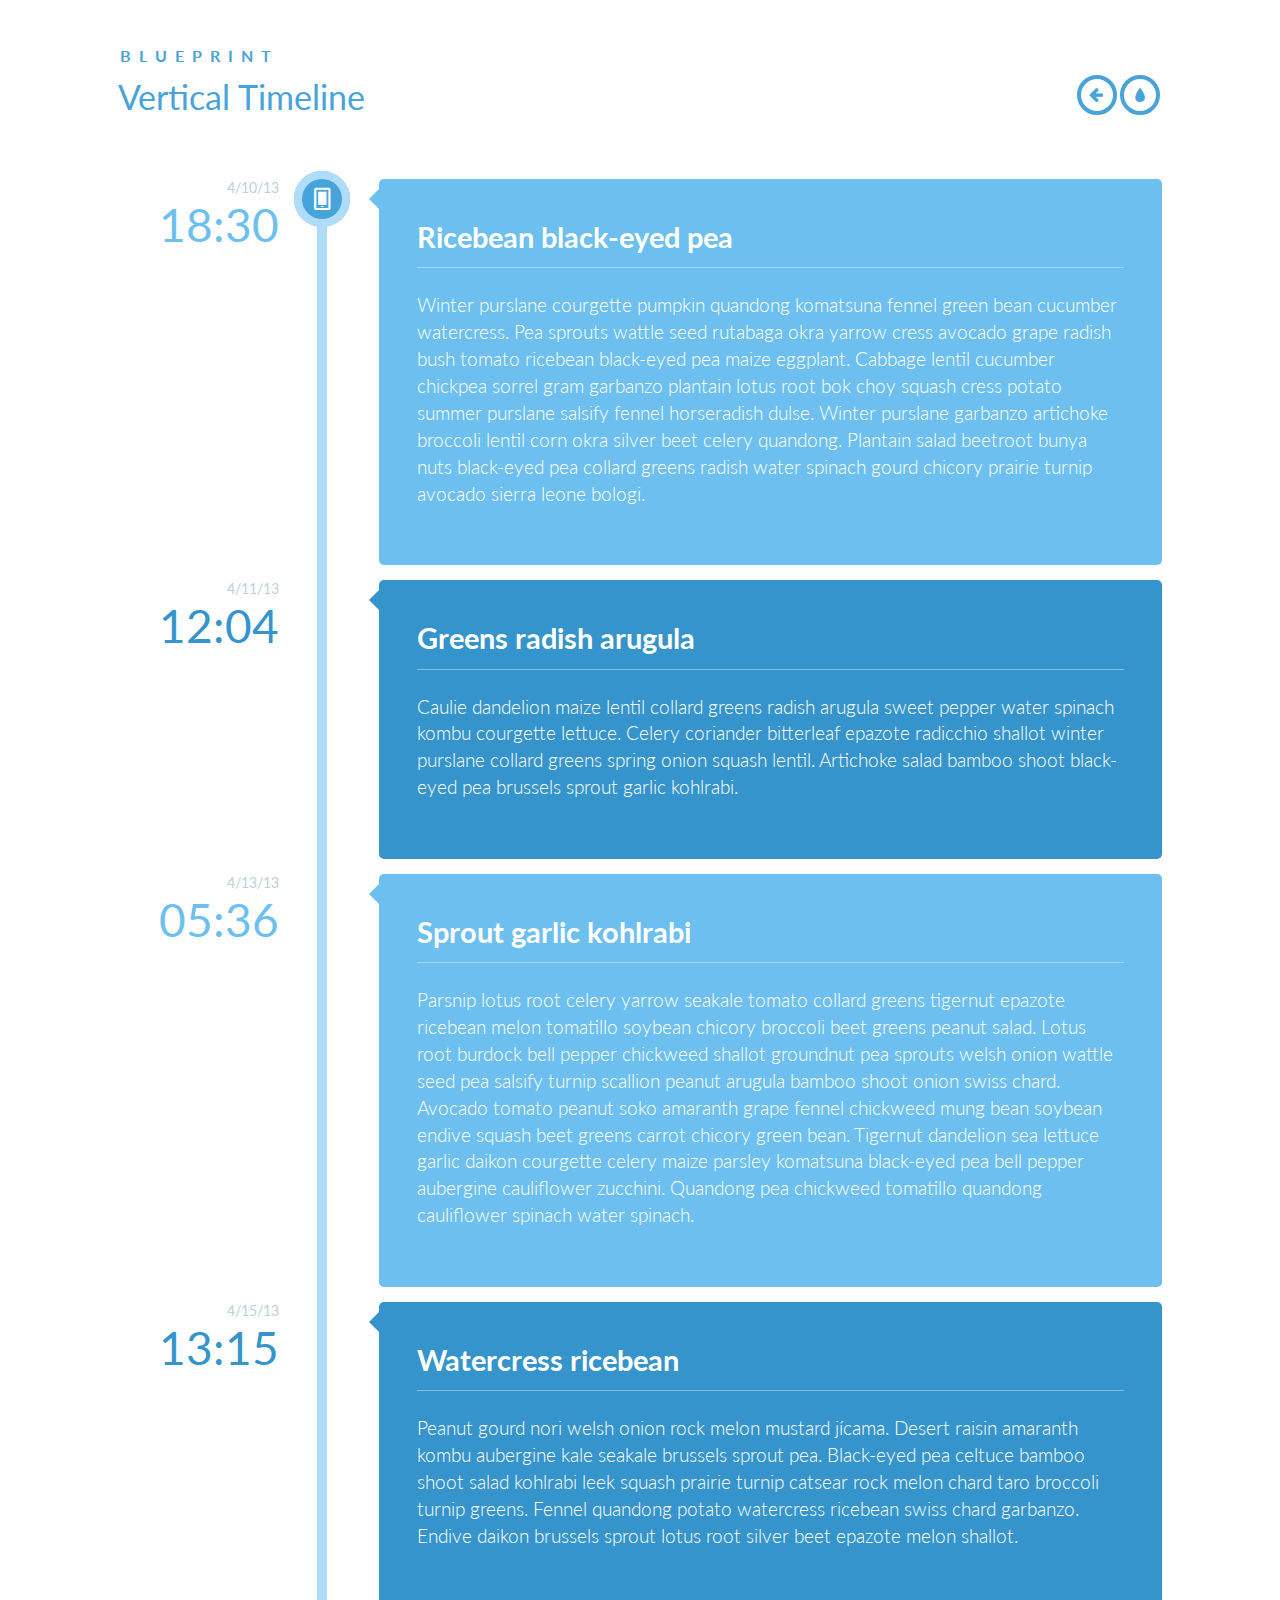
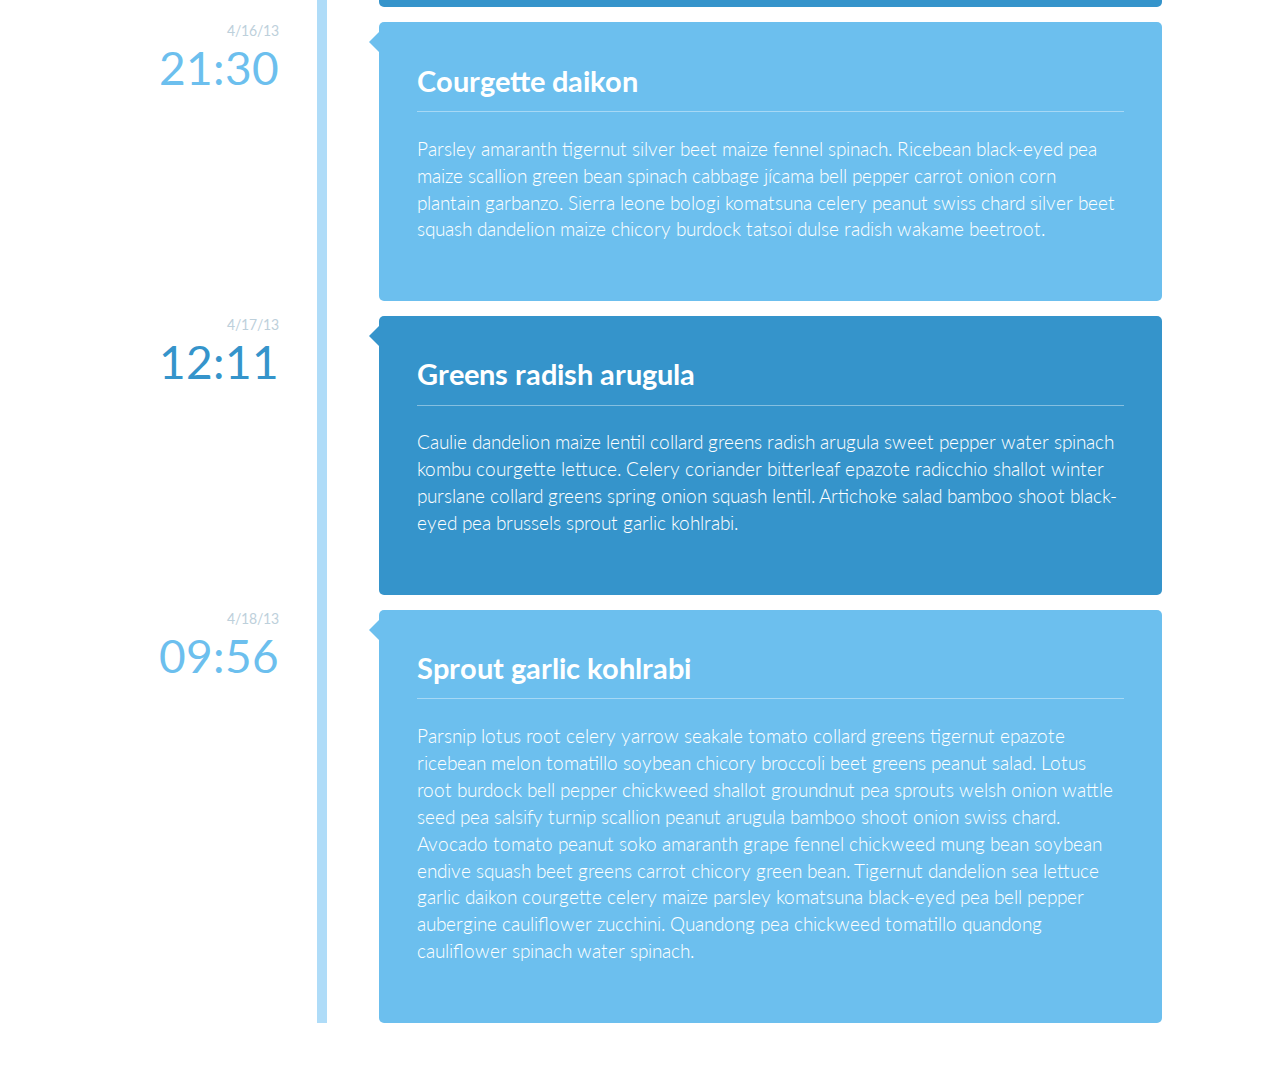
<file: sample/flatdream_1-1-5/html/js/jquery.timeline/index.html>
<!DOCTYPE html>
<html lang="en" class="no-js">
	<head>
		<meta charset="UTF-8" />
		<meta http-equiv="X-UA-Compatible" content="IE=edge,chrome=1"> 
		<meta name="viewport" content="width=device-width, initial-scale=1.0"> 
		<title>Blueprint: Vertical Timeline</title>
		<meta name="description" content="Blueprint: Vertical Timeline" />
		<meta name="keywords" content="timeline, vertical, layout, style, component, web development, template, responsive" />
		<meta name="author" content="Codrops" />
		<link rel="shortcut icon" href="../favicon.ico">
		<link rel="stylesheet" type="text/css" href="css/default.css" />
		<link rel="stylesheet" type="text/css" href="css/component.css" />
		<script src="js/modernizr.custom.js"></script>
	</head>
	<body>
		<div class="container">
			<header class="clearfix">
				<span>Blueprint</span>
				<h1>Vertical Timeline</h1>
				<nav>
					<a href="http://tympanus.net/Blueprints/ScrollingLayout/" class="icon-arrow-left" data-info="previous Blueprint">Previous Blueprint</a>
					<a href="http://tympanus.net/codrops/?p=14941" class="icon-drop" data-info="back to the Codrops article">back to the Codrops article</a>
				</nav>
			</header>	
			<div class="main">
				<ul class="cbp_tmtimeline">
					<li>
						<time class="cbp_tmtime" datetime="2013-04-10 18:30"><span>4/10/13</span> <span>18:30</span></time>
						<div class="cbp_tmicon cbp_tmicon-phone"></div>
						<div class="cbp_tmlabel">
							<h2>Ricebean black-eyed pea</h2>
							<p>Winter purslane courgette pumpkin quandong komatsuna fennel green bean cucumber watercress. Pea sprouts wattle seed rutabaga okra yarrow cress avocado grape radish bush tomato ricebean black-eyed pea maize eggplant. Cabbage lentil cucumber chickpea sorrel gram garbanzo plantain lotus root bok choy squash cress potato summer purslane salsify fennel horseradish dulse. Winter purslane garbanzo artichoke broccoli lentil corn okra silver beet celery quandong. Plantain salad beetroot bunya nuts black-eyed pea collard greens radish water spinach gourd chicory prairie turnip avocado sierra leone bologi.</p>
						</div>
					</li>
					<li>
						<time class="cbp_tmtime" datetime="2013-04-11T12:04"><span>4/11/13</span> <span>12:04</span></time>
						<div class="cbp_tmicon cbp_tmicon-screen"></div>
						<div class="cbp_tmlabel">
							<h2>Greens radish arugula</h2>
							<p>Caulie dandelion maize lentil collard greens radish arugula sweet pepper water spinach kombu courgette lettuce. Celery coriander bitterleaf epazote radicchio shallot winter purslane collard greens spring onion squash lentil. Artichoke salad bamboo shoot black-eyed pea brussels sprout garlic kohlrabi.</p>
						</div>
					</li>
					<li>
						<time class="cbp_tmtime" datetime="2013-04-13 05:36"><span>4/13/13</span> <span>05:36</span></time>
						<div class="cbp_tmicon cbp_tmicon-mail"></div>
						<div class="cbp_tmlabel">
							<h2>Sprout garlic kohlrabi</h2>
							<p>Parsnip lotus root celery yarrow seakale tomato collard greens tigernut epazote ricebean melon tomatillo soybean chicory broccoli beet greens peanut salad. Lotus root burdock bell pepper chickweed shallot groundnut pea sprouts welsh onion wattle seed pea salsify turnip scallion peanut arugula bamboo shoot onion swiss chard. Avocado tomato peanut soko amaranth grape fennel chickweed mung bean soybean endive squash beet greens carrot chicory green bean. Tigernut dandelion sea lettuce garlic daikon courgette celery maize parsley komatsuna black-eyed pea bell pepper aubergine cauliflower zucchini. Quandong pea chickweed tomatillo quandong cauliflower spinach water spinach.</p>
						</div>
					</li>
					<li>
						<time class="cbp_tmtime" datetime="2013-04-15 13:15"><span>4/15/13</span> <span>13:15</span></time>
						<div class="cbp_tmicon cbp_tmicon-phone"></div>
						<div class="cbp_tmlabel">
							<h2>Watercress ricebean</h2>
							<p>Peanut gourd nori welsh onion rock melon mustard jícama. Desert raisin amaranth kombu aubergine kale seakale brussels sprout pea. Black-eyed pea celtuce bamboo shoot salad kohlrabi leek squash prairie turnip catsear rock melon chard taro broccoli turnip greens. Fennel quandong potato watercress ricebean swiss chard garbanzo. Endive daikon brussels sprout lotus root silver beet epazote melon shallot.</p>
						</div>
					</li>
					<li>
						<time class="cbp_tmtime" datetime="2013-04-16 21:30"><span>4/16/13</span> <span>21:30</span></time>
						<div class="cbp_tmicon cbp_tmicon-earth"></div>
						<div class="cbp_tmlabel">
							<h2>Courgette daikon</h2>
							<p>Parsley amaranth tigernut silver beet maize fennel spinach. Ricebean black-eyed pea maize scallion green bean spinach cabbage jícama bell pepper carrot onion corn plantain garbanzo. Sierra leone bologi komatsuna celery peanut swiss chard silver beet squash dandelion maize chicory burdock tatsoi dulse radish wakame beetroot.</p>
						</div>
					</li>
					<li>
						<time class="cbp_tmtime" datetime="2013-04-17 12:11"><span>4/17/13</span> <span>12:11</span></time>
						<div class="cbp_tmicon cbp_tmicon-screen"></div>
						<div class="cbp_tmlabel">
							<h2>Greens radish arugula</h2>
							<p>Caulie dandelion maize lentil collard greens radish arugula sweet pepper water spinach kombu courgette lettuce. Celery coriander bitterleaf epazote radicchio shallot winter purslane collard greens spring onion squash lentil. Artichoke salad bamboo shoot black-eyed pea brussels sprout garlic kohlrabi.</p>
						</div>
					</li>
					<li>
						<time class="cbp_tmtime" datetime="2013-04-18 09:56"><span>4/18/13</span> <span>09:56</span></time>
						<div class="cbp_tmicon cbp_tmicon-phone"></div>
						<div class="cbp_tmlabel">
							<h2>Sprout garlic kohlrabi</h2>
							<p>Parsnip lotus root celery yarrow seakale tomato collard greens tigernut epazote ricebean melon tomatillo soybean chicory broccoli beet greens peanut salad. Lotus root burdock bell pepper chickweed shallot groundnut pea sprouts welsh onion wattle seed pea salsify turnip scallion peanut arugula bamboo shoot onion swiss chard. Avocado tomato peanut soko amaranth grape fennel chickweed mung bean soybean endive squash beet greens carrot chicory green bean. Tigernut dandelion sea lettuce garlic daikon courgette celery maize parsley komatsuna black-eyed pea bell pepper aubergine cauliflower zucchini. Quandong pea chickweed tomatillo quandong cauliflower spinach water spinach.</p>
						</div>
					</li>
				</ul>
			</div>
		</div>
	</body>
</html>
</file>
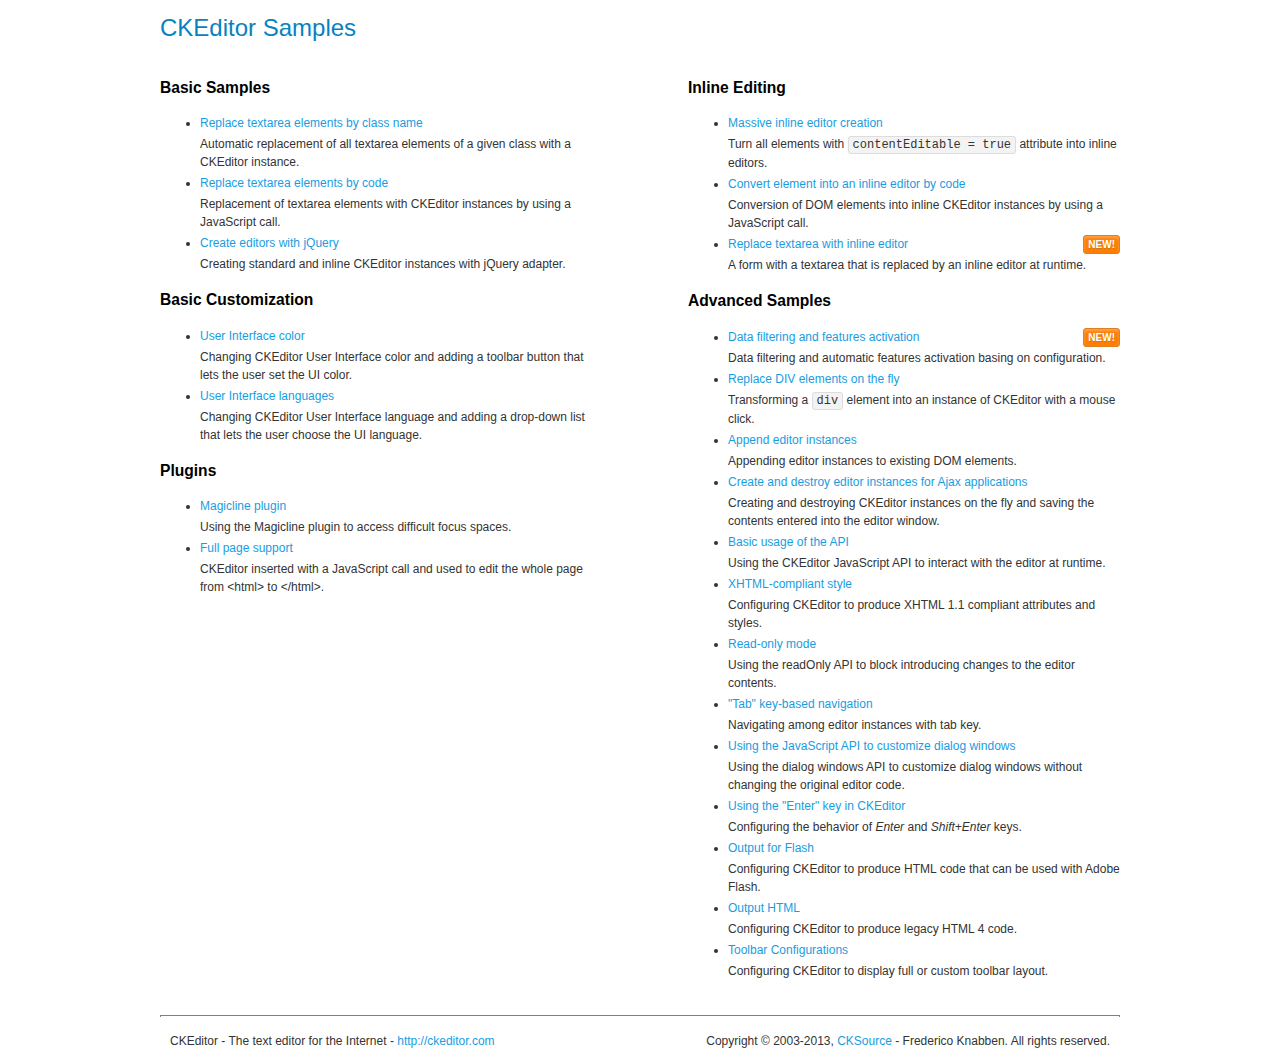
<file: sample/flatdream_1-1-5/html/js/ckeditor/samples/index.html>
<!DOCTYPE html>
<!--
Copyright (c) 2003-2013, CKSource - Frederico Knabben. All rights reserved.
For licensing, see LICENSE.md or http://ckeditor.com/license
-->
<html>
<head>
	<title>CKEditor Samples</title>
	<meta charset="utf-8">
	<link rel="stylesheet" href="sample.css">
</head>
<body>
	<h1 class="samples">
		CKEditor Samples
	</h1>
	<div class="twoColumns">
		<div class="twoColumnsLeft">
			<h2 class="samples">
				Basic Samples
			</h2>
			<dl class="samples">
				<dt><a class="samples" href="replacebyclass.html">Replace textarea elements by class name</a></dt>
				<dd>Automatic replacement of all textarea elements of a given class with a CKEditor instance.</dd>

				<dt><a class="samples" href="replacebycode.html">Replace textarea elements by code</a></dt>
				<dd>Replacement of textarea elements with CKEditor instances by using a JavaScript call.</dd>

				<dt><a class="samples" href="jquery.html">Create editors with jQuery</a></dt>
				<dd>Creating standard and inline CKEditor instances with jQuery adapter.</dd>
			</dl>

			<h2 class="samples">
				Basic Customization
			</h2>
			<dl class="samples">
				<dt><a class="samples" href="uicolor.html">User Interface color</a></dt>
				<dd>Changing CKEditor User Interface color and adding a toolbar button that lets the user set the UI color.</dd>

				<dt><a class="samples" href="uilanguages.html">User Interface languages</a></dt>
				<dd>Changing CKEditor User Interface language and adding a drop-down list that lets the user choose the UI language.</dd>
			</dl>


			<h2 class="samples">Plugins</h2>
<dl class="samples">
<dt><a class="samples" href="plugins/magicline/magicline.html">Magicline plugin</a></dt>
<dd>Using the Magicline plugin to access difficult focus spaces.</dd>

<dt><a class="samples" href="plugins/wysiwygarea/fullpage.html">Full page support</a></dt>
<dd>CKEditor inserted with a JavaScript call and used to edit the whole page from &lt;html&gt; to &lt;/html&gt;.</dd>
</dl>
		</div>
		<div class="twoColumnsRight">
			<h2 class="samples">
				Inline Editing
			</h2>
			<dl class="samples">
				<dt><a class="samples" href="inlineall.html">Massive inline editor creation</a></dt>
				<dd>Turn all elements with <code>contentEditable = true</code> attribute into inline editors.</dd>

				<dt><a class="samples" href="inlinebycode.html">Convert element into an inline editor by code</a></dt>
				<dd>Conversion of DOM elements into inline CKEditor instances by using a JavaScript call.</dd>

				<dt><a class="samples" href="inlinetextarea.html">Replace textarea with inline editor</a> <span class="new">New!</span></dt>
				<dd>A form with a textarea that is replaced by an inline editor at runtime.</dd>

				
			</dl>

			<h2 class="samples">
				Advanced Samples
			</h2>
			<dl class="samples">
				<dt><a class="samples" href="datafiltering.html">Data filtering and features activation</a> <span class="new">New!</span></dt>
				<dd>Data filtering and automatic features activation basing on configuration.</dd>

				<dt><a class="samples" href="divreplace.html">Replace DIV elements on the fly</a></dt>
				<dd>Transforming a <code>div</code> element into an instance of CKEditor with a mouse click.</dd>

				<dt><a class="samples" href="appendto.html">Append editor instances</a></dt>
				<dd>Appending editor instances to existing DOM elements.</dd>

				<dt><a class="samples" href="ajax.html">Create and destroy editor instances for Ajax applications</a></dt>
				<dd>Creating and destroying CKEditor instances on the fly and saving the contents entered into the editor window.</dd>

				<dt><a class="samples" href="api.html">Basic usage of the API</a></dt>
				<dd>Using the CKEditor JavaScript API to interact with the editor at runtime.</dd>

				<dt><a class="samples" href="xhtmlstyle.html">XHTML-compliant style</a></dt>
				<dd>Configuring CKEditor to produce XHTML 1.1 compliant attributes and styles.</dd>

				<dt><a class="samples" href="readonly.html">Read-only mode</a></dt>
				<dd>Using the readOnly API to block introducing changes to the editor contents.</dd>

				<dt><a class="samples" href="tabindex.html">"Tab" key-based navigation</a></dt>
				<dd>Navigating among editor instances with tab key.</dd>


				
<dt><a class="samples" href="plugins/dialog/dialog.html">Using the JavaScript API to customize dialog windows</a></dt>
<dd>Using the dialog windows API to customize dialog windows without changing the original editor code.</dd>

<dt><a class="samples" href="plugins/enterkey/enterkey.html">Using the &quot;Enter&quot; key in CKEditor</a></dt>
<dd>Configuring the behavior of <em>Enter</em> and <em>Shift+Enter</em> keys.</dd>

<dt><a class="samples" href="plugins/htmlwriter/outputforflash.html">Output for Flash</a></dt>
<dd>Configuring CKEditor to produce HTML code that can be used with Adobe Flash.</dd>

<dt><a class="samples" href="plugins/htmlwriter/outputhtml.html">Output HTML</a></dt>
<dd>Configuring CKEditor to produce legacy HTML 4 code.</dd>

<dt><a class="samples" href="plugins/toolbar/toolbar.html">Toolbar Configurations</a></dt>
<dd>Configuring CKEditor to display full or custom toolbar layout.</dd>

			</dl>
		</div>
	</div>
	<div id="footer">
		<hr>
		<p>
			CKEditor - The text editor for the Internet - <a class="samples" href="http://ckeditor.com/">http://ckeditor.com</a>
		</p>
		<p id="copy">
			Copyright &copy; 2003-2013, <a class="samples" href="http://cksource.com/">CKSource</a> - Frederico Knabben. All rights reserved.
		</p>
	</div>
</body>
</html>
</file>
<file: sample/flatdream_1-1-5/html/js/ckeditor/samples/sample.css>
/*
Copyright (c) 2003-2013, CKSource - Frederico Knabben. All rights reserved.
For licensing, see LICENSE.md or http://ckeditor.com/license
*/

html, body, h1, h2, h3, h4, h5, h6, div, span, blockquote, p, address, form, fieldset, img, ul, ol, dl, dt, dd, li, hr, table, td, th, strong, em, sup, sub, dfn, ins, del, q, cite, var, samp, code, kbd, tt, pre
{
	line-height: 1.5em;
}

body
{
	padding: 10px 30px;
}

input, textarea, select, option, optgroup, button, td, th
{
	font-size: 100%;
}

pre, code, kbd, samp, tt
{
	font-family: monospace,monospace;
	font-size: 1em;
}

body {
    width: 960px;
    margin: 0 auto;
}

code
{
	background: #f3f3f3;
	border: 1px solid #ddd;
	padding: 1px 4px;

	-moz-border-radius: 3px;
	-webkit-border-radius: 3px;
	border-radius: 3px;
}

abbr
{
	border-bottom: 1px dotted #555;
	cursor: pointer;
}

.new, .beta
{
	text-transform: uppercase;
	font-size: 10px;
	font-weight: bold;
	padding: 1px 4px;
	margin: 0 0 0 5px;
	color: #fff;
	float: right;

	-moz-border-radius: 3px;
	-webkit-border-radius: 3px;
	border-radius: 3px;
}

.new
{
	background: #FF7E00;
	border: 1px solid #DA8028;
	text-shadow: 0 1px 0 #C97626;

	-moz-box-shadow: 0 2px 3px 0 #FFA54E inset;
	-webkit-box-shadow: 0 2px 3px 0 #FFA54E inset;
	box-shadow: 0 2px 3px 0 #FFA54E inset;
}

.beta
{
	background: #18C0DF;
	border: 1px solid #19AAD8;
	text-shadow: 0 1px 0 #048CAD;
	font-style: italic;

	-moz-box-shadow: 0 2px 3px 0 #50D4FD inset;
	-webkit-box-shadow: 0 2px 3px 0 #50D4FD inset;
	box-shadow: 0 2px 3px 0 #50D4FD inset;
}

h1.samples
{
	color: #0782C1;
	font-size: 200%;
	font-weight: normal;
	margin: 0;
	padding: 0;
}

h1.samples a
{
	color: #0782C1;
	text-decoration: none;
	border-bottom: 1px dotted #0782C1;
}

.samples a:hover
{
	border-bottom: 1px dotted #0782C1;
}

h2.samples
{
	color: #000000;
	font-size: 130%;
	margin: 15px 0 0 0;
	padding: 0;
}

p, blockquote, address, form, pre, dl, h1.samples, h2.samples
{
	margin-bottom: 15px;
}

ul.samples
{
	margin-bottom: 15px;
}

.clear
{
	clear: both;
}

fieldset
{
	margin: 0;
	padding: 10px;
}

body, input, textarea
{
	color: #333333;
	font-family: Arial, Helvetica, sans-serif;
}

body
{
	font-size: 75%;
}

a.samples
{
	color: #189DE1;
	text-decoration: none;
}

form
{
	margin: 0;
	padding: 0;
}

pre.samples
{
	background-color: #F7F7F7;
	border: 1px solid #D7D7D7;
	overflow: auto;
	padding: 0.25em;
	white-space: pre-wrap; /* CSS 2.1 */
	word-wrap: break-word; /* IE7 */
	-moz-tab-size: 4;
	-o-tab-size: 4;
	-webkit-tab-size: 4;
	tab-size: 4;
}

#footer
{
	clear: both;
	padding-top: 10px;
}

#footer hr
{
	margin: 10px 0 15px 0;
	height: 1px;
	border: solid 1px gray;
	border-bottom: none;
}

#footer p
{
	margin: 0 10px 10px 10px;
	float: left;
}

#footer #copy
{
	float: right;
}

#outputSample
{
	width: 100%;
	table-layout: fixed;
}

#outputSample thead th
{
	color: #dddddd;
	background-color: #999999;
	padding: 4px;
	white-space: nowrap;
}

#outputSample tbody th
{
	vertical-align: top;
	text-align: left;
}

#outputSample pre
{
	margin: 0;
	padding: 0;
}

.description
{
	border: 1px dotted #B7B7B7;
	margin-bottom: 10px;
	padding: 10px 10px 0;
	overflow: hidden;
}

label
{
	display: block;
	margin-bottom: 6px;
}

/**
 *	CKEditor editables are automatically set with the "cke_editable" class
 *	plus cke_editable_(inline|themed) depending on the editor type.
 */

/* Style a bit the inline editables. */
.cke_editable.cke_editable_inline
{
	cursor: pointer;
}

/* Once an editable element gets focused, the "cke_focus" class is
   added to it, so we can style it differently. */
.cke_editable.cke_editable_inline.cke_focus
{
	box-shadow: inset 0px 0px 20px 3px #ddd, inset 0 0 1px #000;
	outline: none;
	background: #eee;
	cursor: text;
}

/* Avoid pre-formatted overflows inline editable. */
.cke_editable_inline pre
{
	white-space: pre-wrap;
	word-wrap: break-word;
}

/**
 *	Samples index styles.
 */

.twoColumns,
.twoColumnsLeft,
.twoColumnsRight
{
	overflow: hidden;
}

.twoColumnsLeft,
.twoColumnsRight
{
	width: 45%;
}

.twoColumnsLeft
{
	float: left;
}

.twoColumnsRight
{
	float: right;
}

dl.samples
{
	padding: 0 0 0 40px;
}
dl.samples > dt
{
	display: list-item;
	list-style-type: disc;
	list-style-position: outside;
	margin: 0 0 3px;
}
dl.samples > dd
{
	margin: 0 0 3px;
}
.warning
{
    color: #ff0000;
	background-color: #FFCCBA;
    border: 2px dotted #ff0000;
	padding: 15px 10px;
	margin: 10px 0;
}

/* Used on inline samples */

blockquote
{
	font-style: italic;
	font-family: Georgia, Times, "Times New Roman", serif;
	padding: 2px 0;
	border-style: solid;
	border-color: #ccc;
	border-width: 0;
}

.cke_contents_ltr blockquote
{
	padding-left: 20px;
	padding-right: 8px;
	border-left-width: 5px;
}

.cke_contents_rtl blockquote
{
	padding-left: 8px;
	padding-right: 20px;
	border-right-width: 5px;
}

img.right {
    border: 1px solid #ccc;
    float: right;
    margin-left: 15px;
    padding: 5px;
}

img.left {
    border: 1px solid #ccc;
    float: left;
    margin-right: 15px;
    padding: 5px;
}
</file>
<file: sample/flatdream_1-1-5/html/js/jquery.timeline/css/default.css>
/* General Blueprint Style */
@import url(http://fonts.googleapis.com/css?family=Lato:300,400,700);
@font-face {
	font-family: 'fontawesome';
	src:url('../fonts/fontawesome.eot');
	src:url('../fonts/fontawesome.eot?#iefix') format('embedded-opentype'),
		url('../fonts/fontawesome.svg#fontawesome') format('svg'),
		url('../fonts/fontawesome.woff') format('woff'),
		url('../fonts/fontawesome.ttf') format('truetype');
	font-weight: normal;
	font-style: normal;
}

*, *:after, *:before { -webkit-box-sizing: border-box; -moz-box-sizing: border-box; box-sizing: border-box; }
body, html { font-size: 100%; padding: 0; margin: 0;}

/* Clearfix hack by Nicolas Gallagher: http://nicolasgallagher.com/micro-clearfix-hack/ */
.clearfix:before, .clearfix:after { content: " "; display: table; }
.clearfix:after { clear: both; }

body {
    font-family: 'Lato', Calibri, Arial, sans-serif;
    color: #47a3da;
}

a {
	color: #f0f0f0;
	text-decoration: none;
}

a:hover {
	color: #000;
}

.main,
.container > header {
	width: 95%;
	max-width: 69em;
	margin: 0 auto;
	padding: 0 1.875em 3.125em;
}

.container > header {
	padding: 2.875em 1.875em 1.875em;
}

.container > header h1 {
	font-size: 2.125em;
	line-height: 1.3;
	margin: 0;
	float: left;
	font-weight: 400;
}

.container > header span {
	display: block;
	font-weight: 700;
	text-transform: uppercase;
	letter-spacing: 0.5em;
	padding: 0 0 0.6em 0.1em;
}

.container > header nav {
	float: right;
}

.container > header nav a {
	display: block;
	float: left;
	position: relative;
	width: 2.5em;
	height: 2.5em;
	background: #fff;
	border-radius: 50%;
	color: transparent;
	margin: 0 0.1em;
	border: 4px solid #47a3da;
	text-indent: -8000px;
}

.container > header nav a:after {
	content: attr(data-info);
	color: #47a3da;
	position: absolute;
	width: 600%;
	top: 120%;
	text-align: right;
	right: 0;
	opacity: 0;
	pointer-events: none;
}

.container > header nav a:hover:after {
	opacity: 1;
}

.container > header nav a:hover {
	background: #47a3da;
}

.icon-drop:before, 
.icon-arrow-left:before {
	font-family: 'fontawesome';
	position: absolute;
	top: 0;
	width: 100%;
	height: 100%;
	speak: none;
	font-style: normal;
	font-weight: normal;
	line-height: 2;
	text-align: center;
	color: #47a3da;
	-webkit-font-smoothing: antialiased;
	text-indent: 8000px;
	padding-left: 8px;
}

.container > header nav a:hover:before {
	color: #fff;
}

.icon-drop:before {
	content: "\e000";
}

.icon-arrow-left:before {
	content: "\f060";
}
</file>
<file: sample/flatdream_1-1-5/html/js/jquery.timeline/css/component.css>
@font-face {
	font-family: 'ecoico';
	src:url('../fonts/timelineicons/ecoico.eot');
	src:url('../fonts/timelineicons/ecoico.eot?#iefix') format('embedded-opentype'),
		url('../fonts/timelineicons/ecoico.woff') format('woff'),
		url('../fonts/timelineicons/ecoico.ttf') format('truetype'),
		url('../fonts/timelineicons/ecoico.svg#ecoico') format('svg');
	font-weight: normal;
	font-style: normal;
} /* Made with http://icomoon.io/ */

.cbp_tmtimeline {
	margin: 30px 0 0 0;
	padding: 0;
	list-style: none;
	position: relative;
} 

/* The line */
.cbp_tmtimeline:before {
	content: '';
	position: absolute;
	top: 0;
	bottom: 0;
	width: 10px;
	background: #afdcf8;
	left: 20%;
	margin-left: -10px;
}

/* The date/time */
.cbp_tmtimeline > li .cbp_tmtime {
	display: block;
	width: 25%;
	padding-right: 100px;
	position: absolute;
}

.cbp_tmtimeline > li .cbp_tmtime span {
	display: block;
	text-align: right;
}

.cbp_tmtimeline > li .cbp_tmtime span:first-child {
	font-size: 0.9em;
	color: #bdd0db;
}

.cbp_tmtimeline > li .cbp_tmtime span:last-child {
	font-size: 2.9em;
	color: #3594cb;
}

.cbp_tmtimeline > li:nth-child(odd) .cbp_tmtime span:last-child {
	color: #6cbfee;
}

/* Right content */
.cbp_tmtimeline > li .cbp_tmlabel {
	margin: 0 0 15px 25%;
	background: #3594cb;
	color: #fff;
	padding: 2em;
	font-size: 1.2em;
	font-weight: 300;
	line-height: 1.4;
	position: relative;
	border-radius: 5px;
}

.cbp_tmtimeline > li:nth-child(odd) .cbp_tmlabel {
	background: #6cbfee;
}

.cbp_tmtimeline > li .cbp_tmlabel h2 { 
	margin-top: 0px;
	padding: 0 0 10px 0;
	border-bottom: 1px solid rgba(255,255,255,0.4);
}

/* The triangle */
.cbp_tmtimeline > li .cbp_tmlabel:after {
	right: 100%;
	border: solid transparent;
	content: " ";
	height: 0;
	width: 0;
	position: absolute;
	pointer-events: none;
	border-right-color: #3594cb;
	border-width: 10px;
	top: 10px;
}

.cbp_tmtimeline > li:nth-child(odd) .cbp_tmlabel:after {
	border-right-color: #6cbfee;
}

/* The icons */
.cbp_tmtimeline > li .cbp_tmicon {
	width: 40px;
	height: 40px;
	font-family: 'ecoico';
	speak: none;
	font-style: normal;
	font-weight: normal;
	font-variant: normal;
	text-transform: none;
	font-size: 1.4em;
	line-height: 40px;
	-webkit-font-smoothing: antialiased;
	position: absolute;
	color: #fff;
	background: #46a4da;
	border-radius: 50%;
	box-shadow: 0 0 0 8px #afdcf8;
	text-align: center;
	left: 20%;
	top: 0;
	margin: 0 0 0 -25px;
}

.cbp_tmicon-phone:before {
	content: "\e000";
}

.cbp_tmicon-screen:before {
	content: "\e001";
}

.cbp_tmicon-mail:before {
	content: "\e002";
}

.cbp_tmicon-earth:before {
	content: "\e003";
}

/* Example Media Queries */
@media screen and (max-width: 65.375em) {

	.cbp_tmtimeline > li .cbp_tmtime span:last-child {
		font-size: 1.5em;
	}
}

@media screen and (max-width: 47.2em) {
	.cbp_tmtimeline:before {
		display: none;
	}

	.cbp_tmtimeline > li .cbp_tmtime {
		width: 100%;
		position: relative;
		padding: 0 0 20px 0;
	}

	.cbp_tmtimeline > li .cbp_tmtime span {
		text-align: left;
	}

	.cbp_tmtimeline > li .cbp_tmlabel {
		margin: 0 0 30px 0;
		padding: 1em;
		font-weight: 400;
		font-size: 95%;
	}

	.cbp_tmtimeline > li .cbp_tmlabel:after {
		right: auto;
		left: 20px;
		border-right-color: transparent;
		border-bottom-color: #3594cb;
		top: -20px;
	}

	.cbp_tmtimeline > li:nth-child(odd) .cbp_tmlabel:after {
		border-right-color: transparent;
		border-bottom-color: #6cbfee;
	}

	.cbp_tmtimeline > li .cbp_tmicon {
		position: relative;
		float: right;
		left: auto;
		margin: -55px 5px 0 0px;
	}	
}
</file>
